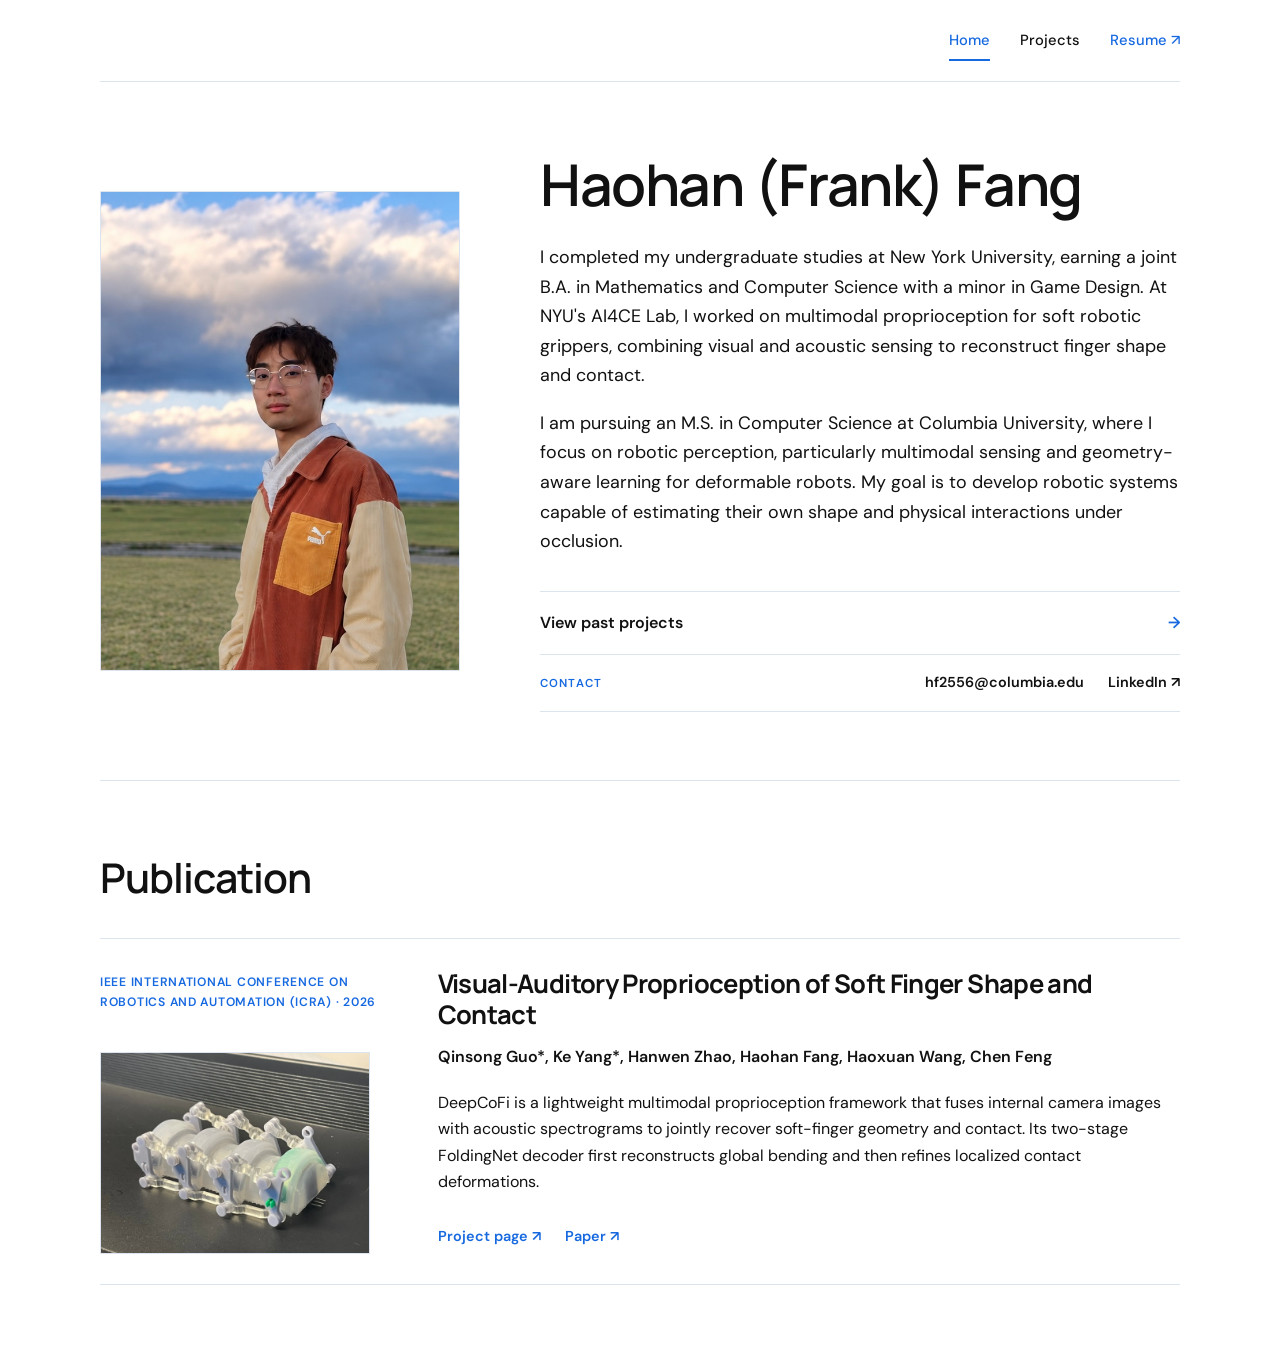
<file: index.html>
<!doctype html>
<html lang="en">
  <head>
    <meta charset="UTF-8" />
    <meta name="viewport" content="width=device-width, initial-scale=1.0" />
    <meta
      name="description"
      content="Haohan Fang's portfolio in robotics, computer vision, and multimodal perception."
    />
    <title>Haohan Fang — Portfolio</title>
    <link rel="preconnect" href="https://fonts.googleapis.com" />
    <link rel="preconnect" href="https://fonts.gstatic.com" crossorigin />
    <link
      href="https://fonts.googleapis.com/css2?family=DM+Sans:wght@400;500;600&family=Manrope:wght@500;600;700&display=swap"
      rel="stylesheet"
    />
    <link rel="stylesheet" href="assets/styles.css?v=17" />
    <script src="assets/script.js?v=17" defer></script>
  </head>
  <body data-page="home">
    <a class="skip-link" href="#main">Skip to content</a>
    <header class="site-header site-header-minimal">
      <button class="menu-toggle" type="button" aria-expanded="false" aria-controls="site-nav">
        <span></span><span></span><span></span><span class="sr-only">Open menu</span>
      </button>
      <nav class="site-nav" id="site-nav" aria-label="Primary navigation">
        <a href="index.html" data-nav="home">Home</a>
        <a href="projects.html" data-nav="projects">Projects</a>
        <a class="nav-cta" href="assets/Haohan_Fang_Resume.pdf" target="_blank" rel="noopener">Resume ↗</a>
      </nav>
    </header>

    <main id="main">
      <section class="hero section-shell">
        <figure class="portrait-photo">
          <img src="assets/haohan-portrait.jpg" alt="Portrait of Haohan Fang" />
        </figure>

        <div class="hero-copy">
          <h1>Haohan (Frank) Fang</h1>
          <p class="hero-intro">
            I completed my undergraduate studies at New York University, earning a joint B.A. in Mathematics and Computer Science with a minor in Game Design. At NYU's AI4CE Lab, I worked on multimodal proprioception for soft robotic grippers, combining visual and acoustic sensing to reconstruct finger shape and contact.
          </p>
          <p class="hero-intro-secondary">
            I am pursuing an M.S. in Computer Science at Columbia University, where I focus on robotic perception, particularly multimodal sensing and geometry-aware learning for deformable robots. My goal is to develop robotic systems capable of estimating their own shape and physical interactions under occlusion.
          </p>
          <a class="past-project-link" href="projects.html">View past projects <span>→</span></a>
          <div class="profile-contact" aria-label="Contact information">
            <p class="profile-contact-label">Contact</p>
            <div class="profile-contact-links">
              <a href="mailto:hf2556@columbia.edu">hf2556@columbia.edu</a>
              <a href="https://www.linkedin.com/in/haohan-fang/">LinkedIn ↗</a>
            </div>
          </div>
        </div>
      </section>

      <section class="section-shell publication-section" id="publication">
        <div class="section-heading reveal">
          <h2>Publication</h2>
        </div>
        <article class="publication-entry reveal">
          <p class="publication-venue">IEEE International Conference on Robotics and Automation (ICRA) · 2026</p>
          <figure class="publication-image">
            <img src="assets/deepcofi-soft-finger.png" alt="DeepCoFi soft robotic finger with an external articulated exoskeleton" />
          </figure>
          <h3><a href="https://ai4ce.github.io/DeepCoFi/">Visual-Auditory Proprioception of Soft Finger Shape and Contact</a></h3>
          <p class="publication-authors">Qinsong Guo*, Ke Yang*, Hanwen Zhao, Haohan Fang, Haoxuan Wang, Chen Feng</p>
          <p>DeepCoFi is a lightweight multimodal proprioception framework that fuses internal camera images with acoustic spectrograms to jointly recover soft-finger geometry and contact. Its two-stage FoldingNet decoder first reconstructs global bending and then refines localized contact deformations.</p>
          <div class="publication-links">
            <a href="https://ai4ce.github.io/DeepCoFi/">Project page <span>↗</span></a>
            <a href="https://ai4ce.github.io/DeepCoFi/static/pdfs/DeepCoFi.pdf">Paper <span>↗</span></a>
          </div>
        </article>
      </section>

    </main>
  </body>
</html>
</file>
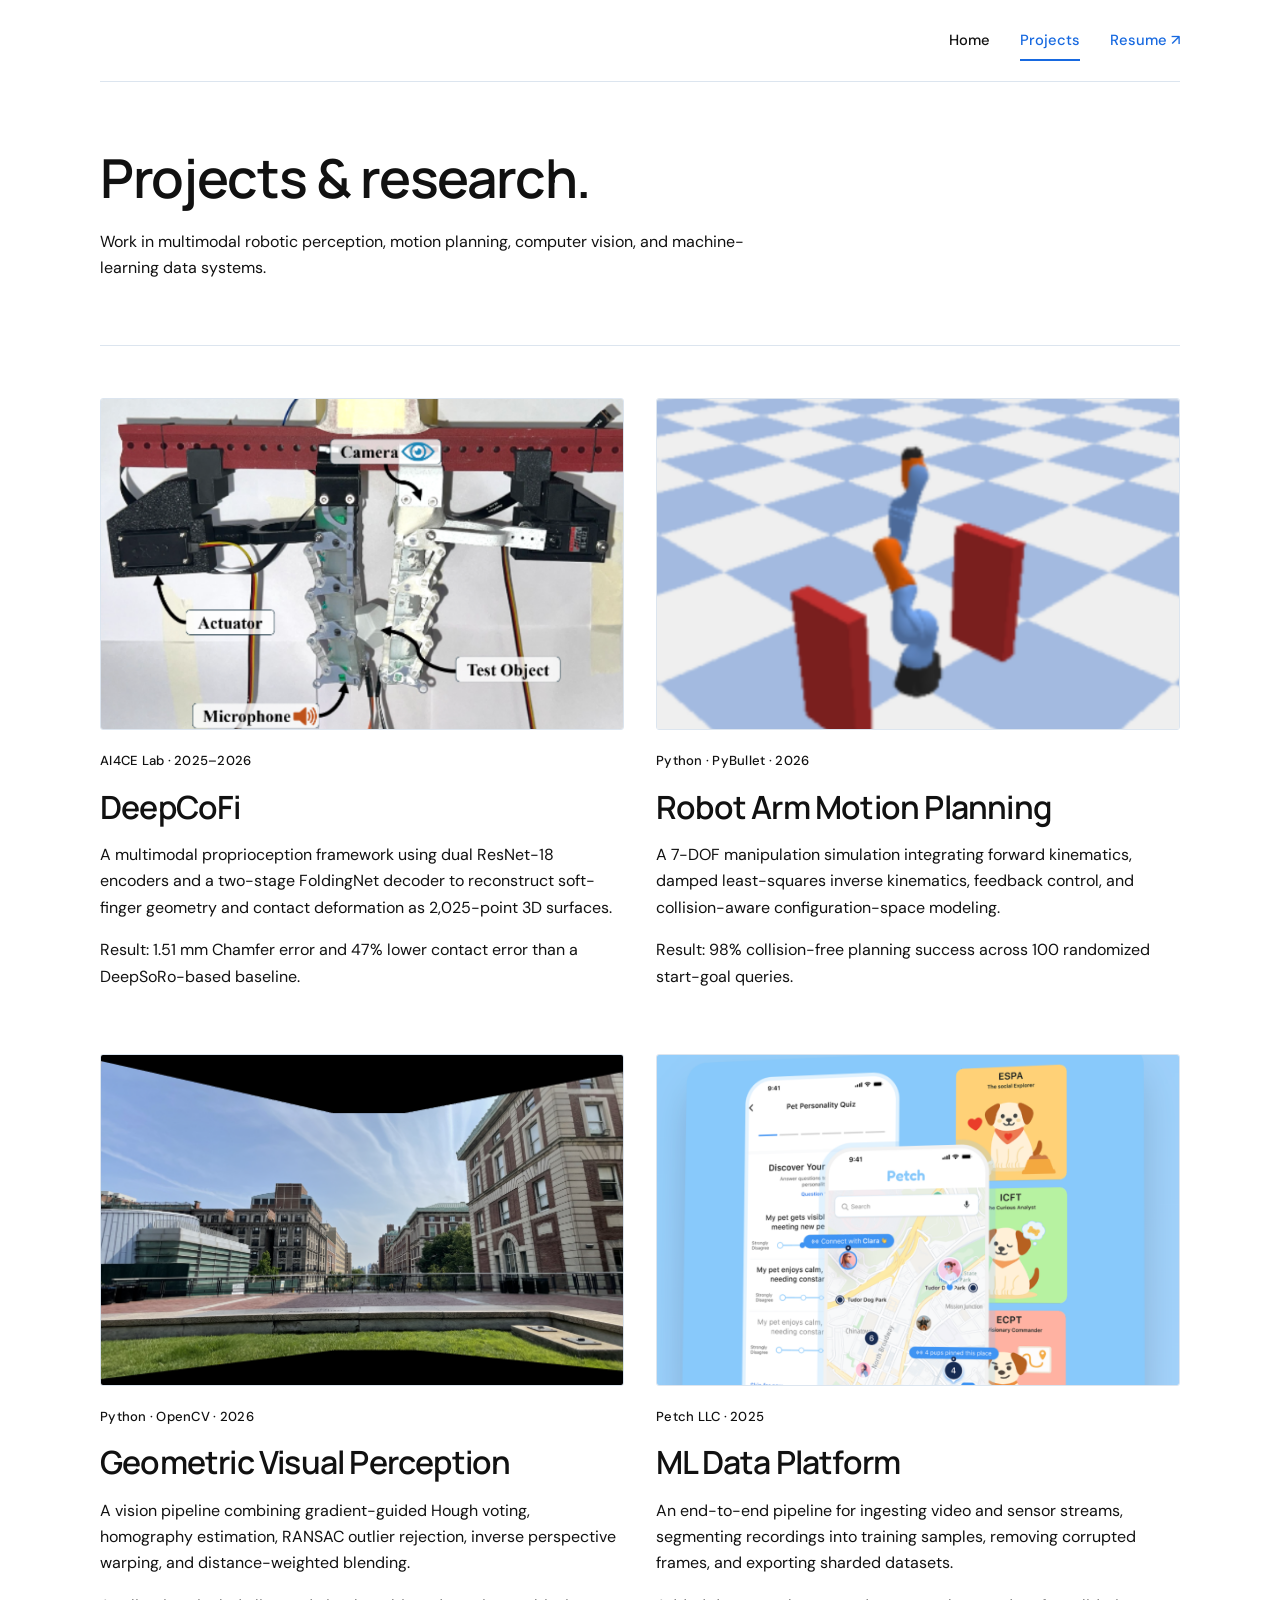
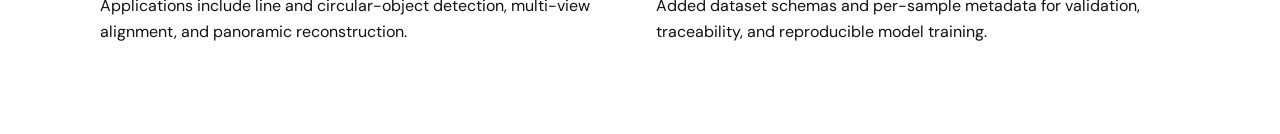
<file: projects.html>
<!doctype html>
<html lang="en">
  <head>
    <meta charset="UTF-8" /><meta name="viewport" content="width=device-width, initial-scale=1.0" />
    <meta name="description" content="Selected robotics, perception, and computer vision projects by Haohan Fang." />
    <title>Projects — Haohan Fang</title>
    <link rel="preconnect" href="https://fonts.googleapis.com" /><link rel="preconnect" href="https://fonts.gstatic.com" crossorigin />
    <link href="https://fonts.googleapis.com/css2?family=DM+Sans:wght@400;500;600&family=Manrope:wght@500;600;700&display=swap" rel="stylesheet" />
    <link rel="stylesheet" href="assets/styles.css?v=17" /><script src="assets/script.js?v=17" defer></script>
  </head>
  <body data-page="projects">
    <a class="skip-link" href="#main">Skip to content</a>
    <header class="site-header site-header-minimal"><button class="menu-toggle" type="button" aria-expanded="false" aria-controls="site-nav"><span></span><span></span><span></span><span class="sr-only">Open menu</span></button><nav class="site-nav" id="site-nav" aria-label="Primary navigation"><a href="index.html" data-nav="home">Home</a><a href="projects.html" data-nav="projects">Projects</a><a class="nav-cta" href="assets/Haohan_Fang_Resume.pdf" target="_blank" rel="noopener">Resume ↗</a></nav></header>
    <main id="main" class="inner-page">
      <section class="page-intro section-shell reveal"><h1>Projects &amp; research.</h1><p>Work in multimodal robotic perception, motion planning, computer vision, and machine-learning data systems.</p></section>
      <section class="section-shell project-grid">
        <article class="case-card reveal"><figure class="case-image"><img src="assets/deepcofi-test-setup.png" alt="DeepCoFi dual soft-finger test setup with camera, microphone, actuators, and test object" /></figure><p class="project-type">AI4CE Lab · 2025–2026</p><h2>DeepCoFi</h2><p>A multimodal proprioception framework using dual ResNet-18 encoders and a two-stage FoldingNet decoder to reconstruct soft-finger geometry and contact deformation as 2,025-point 3D surfaces.</p><p class="case-result">Result: 1.51 mm Chamfer error and 47% lower contact error than a DeepSoRo-based baseline.</p></article>
        <article class="case-card reveal"><figure class="case-image case-image--contain"><img src="assets/robot-arm-motion-planning-v2.png" alt="Simulated robot arm planning a collision-free motion between two obstacles" /></figure><p class="project-type">Python · PyBullet · 2026</p><h2>Robot Arm Motion Planning</h2><p>A 7-DOF manipulation simulation integrating forward kinematics, damped least-squares inverse kinematics, feedback control, and collision-aware configuration-space modeling.</p><p class="case-result">Result: 98% collision-free planning success across 100 randomized start-goal queries.</p></article>
        <article class="case-card reveal"><figure class="case-image"><img src="assets/geometric-visual-perception-panorama.png" alt="Panoramic reconstruction of the Columbia University campus produced from multiple aligned images" /></figure><p class="project-type">Python · OpenCV · 2026</p><h2>Geometric Visual Perception</h2><p>A vision pipeline combining gradient-guided Hough voting, homography estimation, RANSAC outlier rejection, inverse perspective warping, and distance-weighted blending.</p><p class="case-result">Applications include line and circular-object detection, multi-view alignment, and panoramic reconstruction.</p></article>
        <article class="case-card reveal"><a class="case-image case-image--contain case-image-link" href="https://www.petchapp.com/" target="_blank" rel="noopener" aria-label="Visit the Petch website"><img src="assets/petch-ml-platform.png" alt="Petch mobile app showing its map, pet personality quiz, and social explorer profiles" /></a><p class="project-type">Petch LLC · 2025</p><h2>ML Data Platform</h2><p>An end-to-end pipeline for ingesting video and sensor streams, segmenting recordings into training samples, removing corrupted frames, and exporting sharded datasets.</p><p class="case-result">Added dataset schemas and per-sample metadata for validation, traceability, and reproducible model training.</p></article>
      </section>
    </main>
  </body>
</html>
</file>
<file: assets/styles.css>
:root {
  --ink: #111111;
  --ink-soft: #111111;
  --blue: #1769e0;
  --blue-dark: #0b3f91;
  --blue-pale: #eaf3ff;
  --white: #ffffff;
  --paper: #f8fafc;
  --line: #dce5ef;
  --radius: 3px;
  --max-width: 1080px;
}

* { box-sizing: border-box; }
html { scroll-behavior: auto; }
body { margin: 0; color: var(--ink); background: var(--white); font-family: "DM Sans", sans-serif; font-size: 16px; line-height: 1.65; }
body.menu-open { overflow: hidden; }
a { color: inherit; text-decoration: none; }
img { display: block; max-width: 100%; }
button { font: inherit; }
h1, h2, h3, p { margin-top: 0; }
h1, h2, h3 { font-family: "Manrope", sans-serif; line-height: 1.2; letter-spacing: -0.025em; }
h1 { font-size: clamp(2.45rem, 5vw, 4.5rem); font-weight: 600; }
h2 { font-size: clamp(1.8rem, 3.2vw, 2.8rem); font-weight: 600; }
h3 { font-size: clamp(1.3rem, 2vw, 1.75rem); }
em { color: var(--blue); font-style: normal; }
.sr-only { position: absolute; width: 1px; height: 1px; padding: 0; margin: -1px; overflow: hidden; clip: rect(0, 0, 0, 0); white-space: nowrap; border: 0; }
.skip-link { position: fixed; z-index: 100; top: 12px; left: 12px; padding: 8px 14px; background: var(--ink); color: white; transform: translateY(-150%); }
.skip-link:focus { transform: translateY(0); }
.section-shell { width: min(calc(100% - 48px), var(--max-width)); margin-inline: auto; }

.site-header { position: relative; z-index: 20; display: flex; align-items: center; justify-content: space-between; width: min(calc(100% - 48px), var(--max-width)); min-height: 82px; margin-inline: auto; border-bottom: 1px solid var(--line); }
.site-header-minimal { justify-content: flex-end; }
.brand { display: inline-flex; align-items: center; gap: 12px; font-family: "Manrope", sans-serif; font-weight: 700; letter-spacing: -0.02em; }
.brand-mark { display: grid; width: 36px; height: 36px; place-items: center; border-radius: var(--radius); background: var(--blue); color: var(--white); font-size: 0.7rem; letter-spacing: 0.04em; }
.site-nav { display: flex; align-items: center; gap: 30px; font-size: 0.92rem; font-weight: 500; }
.site-nav a { position: relative; color: var(--ink-soft); }
.site-nav a:hover, .site-nav a.active { color: var(--blue); }
.site-nav a:not(.nav-cta)::after { position: absolute; right: 0; bottom: -8px; left: 0; height: 2px; background: var(--blue); content: ""; display: none; }
.site-nav a.active::after { display: block; }
.site-nav .nav-cta { color: var(--blue); }
.site-nav .nav-cta:hover, .site-nav .nav-cta.active { color: var(--blue-dark); }
.menu-toggle { display: none; border: 0; background: transparent; }

.eyebrow { display: flex; align-items: center; gap: 9px; margin-bottom: 18px; color: var(--blue); font-size: 0.7rem; font-weight: 600; letter-spacing: 0.12em; text-transform: uppercase; }
.eyebrow span { width: 24px; height: 1px; background: currentColor; }
.eyebrow.light { color: var(--blue); }
.hero { display: grid; grid-template-columns: minmax(260px, 0.72fr) minmax(0, 1.28fr); gap: clamp(45px, 7vw, 80px); align-items: center; padding-block: clamp(48px, 6vw, 68px); }
.hero h1 { margin-bottom: 24px; font-size: clamp(2.35rem, 4.5vw, 3.8rem); }
.hero-role { margin-bottom: 30px; color: var(--blue); font-size: 1.05rem; font-weight: 600; }
.hero-intro, .hero-intro-secondary { max-width: 650px; color: var(--ink); font-size: clamp(1rem, 1.5vw, 1.12rem); font-weight: 400; line-height: 1.65; }
.hero-intro { margin-bottom: 18px; }
.hero-intro-secondary { margin-bottom: 30px; }
.button { display: inline-flex; align-items: center; justify-content: center; gap: 20px; min-height: 48px; padding: 10px 18px; border: 1px solid transparent; border-radius: var(--radius); font-size: 0.9rem; font-weight: 600; }
.button-primary { background: var(--blue); color: var(--white); }
.button-primary:hover { background: var(--blue-dark); }
.button-secondary { border-color: var(--line); background: var(--white); color: var(--ink); }
.button-secondary:hover { border-color: var(--blue); color: var(--blue); }
.text-link { display: inline-flex; gap: 12px; align-items: center; color: var(--ink); font-size: 0.92rem; font-weight: 600; }
.text-link span { color: var(--blue); }
.portrait-photo { width: 100%; aspect-ratio: 3 / 4; margin: 0; overflow: hidden; border: 1px solid var(--line); border-radius: 1px; background: var(--blue-pale); }
.portrait-photo img { width: 100%; height: 100%; object-fit: cover; object-position: center; }
.past-project-link { display: flex; justify-content: space-between; align-items: center; width: 100%; max-width: 650px; margin-top: 34px; padding: 18px 0; border-top: 1px solid var(--line); font-weight: 600; }
.past-project-link span { color: var(--blue); }
.past-project-link:hover { color: var(--blue); }
.profile-contact { display: flex; justify-content: space-between; align-items: center; gap: 24px; width: 100%; max-width: 650px; padding: 16px 0; border-top: 1px solid var(--line); border-bottom: 1px solid var(--line); }
.profile-contact-label { margin: 0; color: var(--blue); font-size: 0.72rem; font-weight: 600; letter-spacing: 0.1em; text-transform: uppercase; }
.profile-contact-links { display: flex; flex-wrap: wrap; justify-content: flex-end; gap: 12px 24px; }
.profile-contact-links a { font-size: 0.9rem; font-weight: 600; }
.profile-contact-links a:hover { color: var(--blue); }
.publication-section { padding-block: clamp(48px, 6vw, 72px); border-top: 1px solid var(--line); }
.section-heading { margin-bottom: 36px; }
.section-heading h2 { margin-bottom: 0; }
.publication-entry { display: grid; grid-template-columns: minmax(210px, 0.55fr) minmax(0, 1.45fr); gap: 14px 56px; align-items: start; padding: 30px 0; border-top: 1px solid var(--line); border-bottom: 1px solid var(--line); }
.publication-entry h3 { grid-column: 2; grid-row: 1; margin: 0; }
.publication-entry h3 a:hover { color: var(--blue); }
.publication-venue { grid-column: 1; grid-row: 1; margin: 3px 0 0; color: var(--blue); font-size: 0.76rem; font-weight: 600; letter-spacing: 0.06em; text-transform: uppercase; }
.publication-authors { grid-column: 2; margin: 0; color: var(--ink); font-weight: 600; }
.publication-entry > p:not(.publication-venue, .publication-authors) { grid-column: 2; margin: 0; color: var(--ink-soft); }
.publication-image { grid-column: 1; grid-row: 2 / span 3; width: 100%; max-width: 270px; margin: 8px 0 0; }
.publication-image img { width: 100%; height: auto; border: 1px solid var(--line); }
.publication-links { grid-column: 2; display: flex; gap: 24px; margin-top: 10px; }
.publication-links a { color: var(--blue); font-size: 0.9rem; font-weight: 600; }
.project-list { display: grid; gap: 72px; }
.project-row { display: grid; grid-template-columns: minmax(260px, 0.75fr) minmax(0, 1.25fr); gap: clamp(38px, 6vw, 64px); align-items: center; }
.project-visual { position: relative; display: grid; min-height: 330px; place-content: center; overflow: hidden; border: 1px solid var(--line); border-radius: var(--radius); }
.project-visual::before, .case-image::before { display: none; }
.project-visual-one { background: #dcecff; color: var(--blue-dark); }
.project-visual-two { background: #edf5ff; color: var(--blue-dark); }
.project-visual-three { background: #d4e5f7; color: var(--blue-dark); }
.project-visual-four { background: #f2f7fc; color: var(--blue-dark); }
.project-number { position: absolute; top: 24px; left: 24px; font-size: 0.75rem; letter-spacing: 0.1em; }
.project-placeholder { position: relative; z-index: 1; font-family: "Manrope", sans-serif; font-size: 1.1rem; font-weight: 600; }
.project-type { margin-bottom: 16px; color: var(--ink); font-size: 0.82rem; font-weight: 500; letter-spacing: 0.02em; text-transform: none; }
.project-copy h3 { margin-bottom: 20px; }
.project-copy > p:not(.project-type) { margin-bottom: 28px; color: var(--ink-soft); }
.centered-button { display: flex; width: max-content; margin: 65px auto 0; }
.value-section, .skills-panel { padding: clamp(40px, 5vw, 56px); border: 1px solid var(--line); border-radius: var(--radius); background: var(--paper); color: var(--ink); }
.value-grid, .skills-grid { display: grid; grid-template-columns: 1.3fr 0.7fr; gap: 80px; }
.value-grid h2, .skills-grid h2 { margin: 0; font-size: clamp(1.8rem, 3vw, 2.5rem); }
.value-list div { display: grid; grid-template-columns: 40px 1fr; gap: 20px; padding: 18px 0; border-bottom: 1px solid var(--line); }
.value-list span { color: var(--blue); font-size: 0.75rem; }
.value-list p { margin: 0; }
.contact-banner { padding-block: clamp(52px, 7vw, 76px); text-align: left; }
.contact-banner .eyebrow { justify-content: flex-start; }
.contact-banner h2 { max-width: 700px; margin: 0 0 32px; }

.inner-page { min-height: 70vh; }
.page-intro { max-width: var(--max-width); padding-block: clamp(44px, 6vw, 64px); border-bottom: 1px solid var(--line); }
.page-intro h1 { margin-bottom: 18px; }
.page-intro > p:last-child { max-width: 650px; margin-bottom: 0; color: var(--ink-soft); font-size: 1.15rem; }
body[data-page="projects"] .page-intro h1 { color: var(--ink); font-size: clamp(2.25rem, 4.2vw, 3.5rem); }
body[data-page="projects"] .page-intro > p:last-child { font-size: 1rem; }
.project-grid { display: grid; grid-template-columns: repeat(2, 1fr); gap: 48px 32px; padding-block: 52px 72px; }
.case-image { position: relative; display: grid; aspect-ratio: 1.58 / 1; min-height: 0; margin: 0 0 20px; place-items: center; overflow: hidden; border: 1px solid var(--line); border-radius: var(--radius); }
.case-image img { width: 100%; height: 100%; object-fit: cover; }
.case-image--contain img { object-fit: contain; background: #edf5ff; }
.case-image-link:hover, .case-image-link:focus-visible { border-color: var(--blue); }
.case-image span { position: relative; z-index: 1; font-family: "Manrope", sans-serif; font-weight: 600; }
.case-card h2 { margin-bottom: 16px; font-size: 2rem; }
.case-card > p:not(.project-type) { color: var(--ink-soft); }
.two-column-section { display: grid; grid-template-columns: 0.45fr 1.55fr; gap: 70px; padding-block: 100px 130px; }
.timeline { border-top: 1px solid var(--line); }
.timeline-item { display: grid; grid-template-columns: 145px 1fr; gap: 36px; padding: 40px 0; border-bottom: 1px solid var(--line); }
.timeline-item > p { color: var(--blue); font-size: 0.78rem; }
.timeline-item h2 { margin-bottom: 6px; font-size: 1.65rem; }
.timeline-item h3 { margin-bottom: 18px; color: var(--ink-soft); font-family: "DM Sans", sans-serif; font-size: 1rem; letter-spacing: 0; }
.timeline-item div p { margin: 0; color: var(--ink-soft); }
.skills-panel { margin-bottom: 100px; }
.tag-list { display: flex; flex-wrap: wrap; align-content: start; gap: 10px; }
.tag-list span { padding: 8px 12px; border: 1px solid var(--line); border-radius: var(--radius); color: var(--ink-soft); background: var(--white); font-size: 0.85rem; }
.about-layout { display: grid; grid-template-columns: 0.85fr 1.15fr; gap: clamp(50px, 9vw, 120px); align-items: center; padding-block: 110px 150px; }
.about-photo { display: grid; min-height: 520px; place-content: center; border: 1px solid var(--line); background: var(--blue-pale); color: var(--blue-dark); text-align: center; }
.about-photo span { font-family: "Manrope", sans-serif; font-size: 1.5rem; font-weight: 600; }
.about-story h2 { margin-bottom: 30px; font-size: clamp(2rem, 3.8vw, 3.4rem); }
.about-story > p:not(.eyebrow) { color: var(--ink-soft); font-size: 1.06rem; }
.about-facts { display: grid; grid-template-columns: 1fr 1fr; gap: 30px; margin-top: 42px; padding-top: 30px; border-top: 1px solid var(--line); }
.about-facts div { display: grid; }
.about-facts strong { color: var(--blue); font-family: "Manrope", sans-serif; font-size: 2.3rem; }
.about-facts span { color: var(--ink-soft); font-size: 0.82rem; }
.contact-page { margin-top: 60px; margin-bottom: 100px; padding: clamp(60px, 8vw, 90px); border: 1px solid var(--line); border-radius: var(--radius); background: var(--paper); color: var(--ink); }
.contact-page h1 { max-width: 950px; margin-bottom: 30px; }
.contact-page > p:not(.eyebrow) { max-width: 600px; color: var(--ink-soft); font-size: 1.08rem; }
.contact-email { display: flex; justify-content: space-between; align-items: center; margin-block: 58px; padding-block: 22px; border-top: 1px solid var(--line); border-bottom: 1px solid var(--line); font-family: "Manrope", sans-serif; font-size: clamp(1.3rem, 3vw, 2.4rem); font-weight: 600; }
.contact-email span { color: var(--blue); }
.contact-details { display: grid; grid-template-columns: repeat(3, 1fr); gap: 50px; }
.contact-details div { display: flex; flex-direction: column; align-items: flex-start; }
.contact-details div > span { margin-bottom: 14px; color: var(--blue); font-size: 0.7rem; letter-spacing: 0.14em; text-transform: uppercase; }
.contact-details a, .contact-details p { margin: 0; color: var(--ink-soft); }

.site-footer { display: grid; grid-template-columns: 1fr 1.2fr 1fr auto; gap: 40px; align-items: center; width: min(calc(100% - 48px), var(--max-width)); margin-inline: auto; padding-block: 38px; border-top: 1px solid var(--line); color: var(--ink-soft); font-size: 0.8rem; }
.site-footer p { margin: 0; }
.footer-brand { color: var(--ink); }
.footer-links { display: flex; gap: 20px; }
.footer-links a:hover { color: var(--blue); }

.reveal { opacity: 1; transform: none; }

@media (prefers-reduced-motion: reduce) {
  html { scroll-behavior: auto; }
  .reveal { opacity: 1; transform: none; }
}

@media (max-width: 900px) {
  .menu-toggle { display: grid; width: 42px; height: 42px; place-content: center; gap: 5px; cursor: pointer; }
  .menu-toggle > span:not(.sr-only) { display: block; width: 22px; height: 2px; background: var(--ink); }
  .site-nav { position: fixed; inset: 0; z-index: -1; display: flex; flex-direction: column; justify-content: center; gap: 24px; background: var(--white); font-family: "Manrope", sans-serif; font-size: 1.8rem; opacity: 0; pointer-events: none; }
  .site-nav.is-open { opacity: 1; pointer-events: auto; }
  .menu-toggle[aria-expanded="true"] span:nth-child(1) { transform: translateY(7px) rotate(45deg); }
  .menu-toggle[aria-expanded="true"] span:nth-child(2) { opacity: 0; }
  .menu-toggle[aria-expanded="true"] span:nth-child(3) { transform: translateY(-7px) rotate(-45deg); }
  .hero { grid-template-columns: 1fr; gap: 36px; align-items: start; }
  .portrait-photo { width: min(100%, 360px); }
  .section-heading, .value-grid, .skills-grid { grid-template-columns: 1fr; flex-direction: column; align-items: flex-start; gap: 30px; }
  .project-row { grid-template-columns: 1fr; }
  .project-row .project-visual { order: 0; }
  .project-row .project-copy { order: 1; }
  .two-column-section { grid-template-columns: 1fr; gap: 25px; }
  .about-layout { grid-template-columns: 1fr; }
  .about-photo { min-height: 450px; }
  .site-footer { grid-template-columns: 1fr 1fr; }
}

@media (max-width: 640px) {
  .section-shell, .site-header, .site-footer { width: min(calc(100% - 32px), var(--max-width)); }
  .site-header { min-height: 78px; }
  .hero { grid-template-columns: 1fr; gap: 34px; padding-block: 36px 48px; }
  .portrait-photo { width: min(100%, 360px); }
  .hero h1 { font-size: 2.25rem; }
  .profile-contact { align-items: flex-start; flex-direction: column; gap: 8px; }
  .profile-contact-links { justify-content: flex-start; }
  .publication-entry { grid-template-columns: 1fr; gap: 12px; }
  .publication-entry h3, .publication-venue, .publication-authors, .publication-entry > p:not(.publication-venue, .publication-authors), .publication-image, .publication-links { grid-column: 1; grid-row: auto; }
  .publication-image { max-width: 300px; margin-top: 4px; }
  .publication-section { padding-block: 42px; }
  .section-heading { margin-bottom: 30px; }
  .project-list { gap: 64px; }
  .project-visual { min-height: 220px; }
  .project-number { top: 16px; left: 16px; }
  .value-section, .skills-panel { width: 100%; padding: 44px 24px; border-radius: 0; }
  .contact-banner { padding-block: 52px; }
  .project-grid { grid-template-columns: 1fr; }
  .page-intro { padding-block: 38px; }
  .project-grid { gap: 44px; padding-block: 40px 56px; }
  .case-image { min-height: 0; }
  .timeline-item { grid-template-columns: 1fr; gap: 10px; }
  .about-photo { min-height: 360px; }
  .contact-page { width: 100%; margin-top: 0; margin-bottom: 80px; padding: 60px 24px; border-radius: 0; }
  .contact-email { align-items: flex-start; gap: 16px; overflow-wrap: anywhere; }
  .contact-details { grid-template-columns: 1fr; }
  .site-footer { grid-template-columns: 1fr; gap: 22px; }
}
</file>
